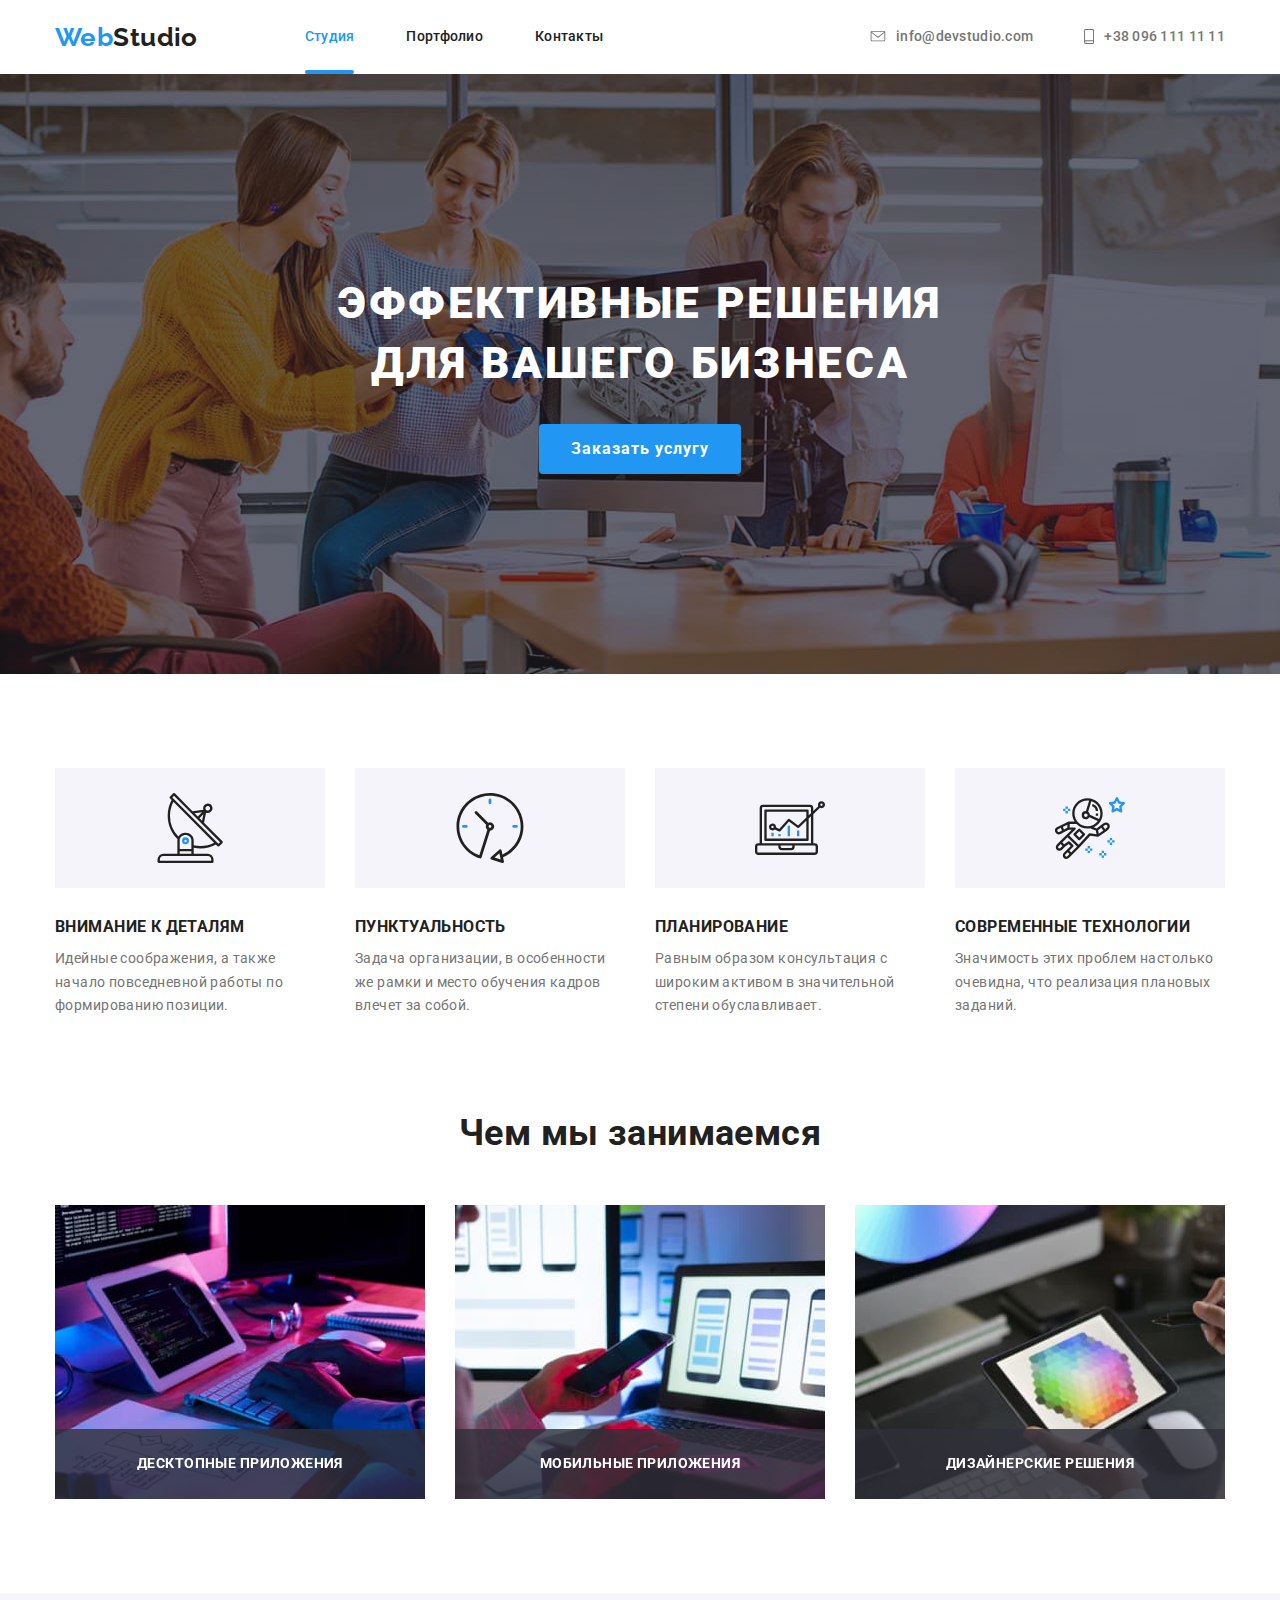
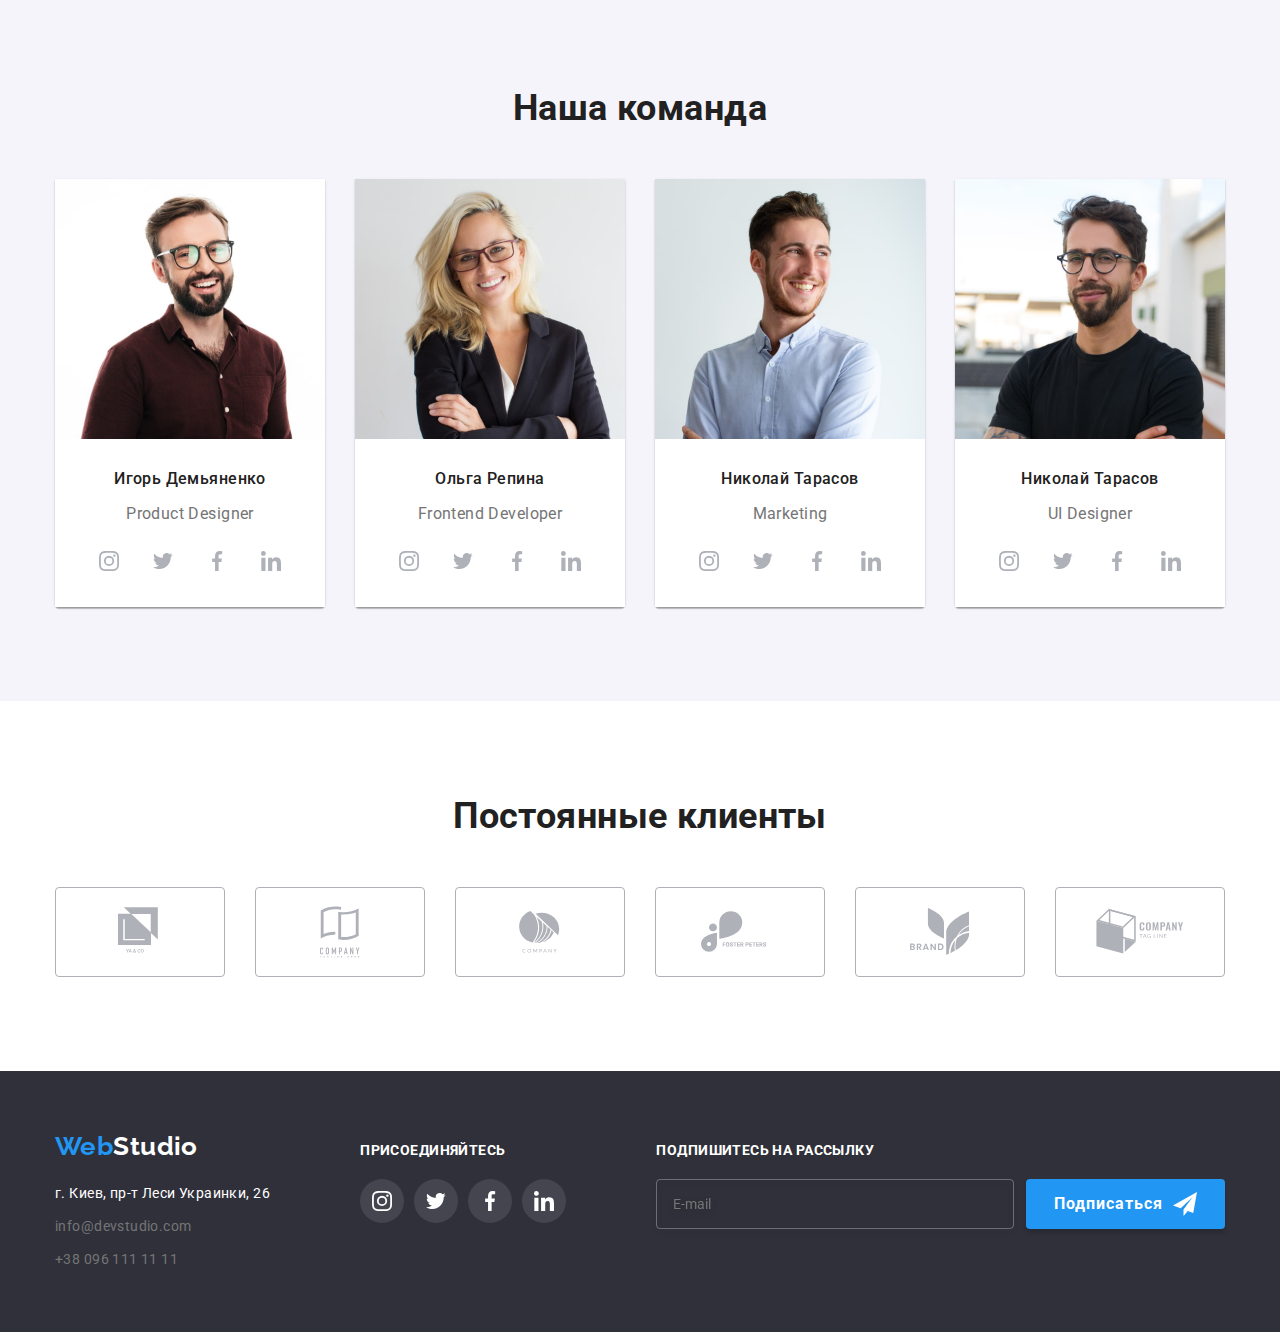
<file: index.html>
<!DOCTYPE html>
<html lang="ru">
  <head>
    <meta charset="UTF-8" />
    <meta name="viewport" content="width=device-width, initial-scale=1.0" />
    <title>Homework/07</title>
    <link
      href="https://fonts.googleapis.com/css2?family=Raleway:wght@700&family=Roboto:wght@400;500;700;900&display=swap"
      rel="stylesheet"
    />
    <link
      rel="stylesheet"
      href="https://cdnjs.cloudflare.com/ajax/libs/modern-normalize/0.7.0/modern-normalize.min.css"
    />
    <link rel="stylesheet" href="./css/common.min.css" />
    <link rel="stylesheet" href="./css/main.min.css" />
  </head>

  <body>
    <!-- Хэдер -->
    <header>
      <div class="container flex-container">
        <nav class="flex-container">
          <a href="./index.html" class="logo">
            <span class="logo-primary">Web</span>Studio
          </a>

          <ul class="site-nav">
            <li class="item"><a href="" class="current">Студия</a></li>
            <li class="item">
              <a href="./portfolio.html">Портфолио</a>
            </li>
            <li class="item"><a href="">Контакты</a></li>
          </ul>
        </nav>

        <ul class="site-address list">
          <li class="address-item">
            <a href="mailto:info@devstudio.com" class="link">
              <svg class="icon-address" width="16" height="11">
                <use href="./images/svg/sprite.svg#icon-letter"></use>
              </svg>
              <span class="address-text">info@devstudio.com</span>
            </a>
          </li>
          <li class="address-item">
            <a href="tel:+380961111111" class="link"
              ><svg class="icon-address" width="10" height="15">
                <use href="./images/svg/sprite.svg#icon-phone"></use>
              </svg>
              <span class="address-text">+38 096 111 11 11</span></a
            >
          </li>
        </ul>
      </div>
    </header>

    <main>
      <!-- Герой -->
      <section class="hero">
        <div class="overlay">
          <h1 class="hero-title">Эффективные решения для вашего бизнеса</h1>
          <button class="hero-button" data-modal-open>
            Заказать услугу
          </button>
        </div>

        <!-- Модальное окно -->
        <div class="backdrop is-hidden" data-modal>
          <div class="modal">
            <form action="" class="flex-form">
              <b class="modal-title">Оставьте свои данные, мы вам перезвоним</b>

              <label for="name" class="form-field">
                <input
                  type="name"
                  name="name"
                  placeholder=" "
                  class="modal-form"
                />
                <svg width="18" height="18" class="icon-modal">
                  <use href="./images/svg/sprite.svg#icon-person"></use>
                </svg>
                <span class="modal-text">Имя</span>
              </label>

              <label for="tel" class="form-field"
                ><span class="modal-text">Телефон</span
                ><input
                  type="tel"
                  name="phone"
                  placeholder=" "
                  class="modal-form"
                />
                <svg width="18" height="18" class="icon-modal">
                  <use href="./images/svg/sprite.svg#icon-phone-modal"></use>
                </svg>
              </label>

              <label for="mail" class="form-field"
                ><span class="modal-text">Почта</span>
                <input
                  type="email"
                  name="email"
                  placeholder=" "
                  class="modal-form"
                />
                <svg width="18" height="18" class="icon-modal">
                  <use href="./images/svg/sprite.svg#icon-email"></use>
                </svg>
              </label>

              <label for="comment" class="comment form-field"
                ><span class="modal-text">Комментарий</span
                ><textarea
                  name="comment"
                  id="comment"
                  rows="8"
                  placeholder="Введите текст"
                  class="modal-form"
                ></textarea>
              </label>

              <label class="modal-form-check">
                <input type="checkbox" name="checkbox" class="checkbox" />
                <span class="icon-checkbox"></span>
                <span class="checkbox-text"
                  >Соглашаюсь с рассылкой и принимаю
                  <a href="" class="check-link">Условия договора</a></span
                >
              </label>

              <button type="submit" class="button">
                Отправить
              </button>
            </form>

            <button type="button" class="icon-modal-close" data-modal-close>
              <svg width="11" height="11" class="icon-close">
                <use href="./images/svg/sprite.svg#icon-close"></use>
              </svg>
            </button>
          </div>
        </div>
      </section>

      <!-- Наши преимущества -->
      <section class="section no-padding">
        <div class="container">
          <h2 class="visually-hidden">Наши преимущества</h2>
          <ul class="features-list">
            <li class="features-item">
              <div class="icon-features">
                <svg width="70" height="70" class="icon-feature">
                  <use href="./images/svg/sprite.svg#icon-first"></use>
                </svg>
              </div>
              <h3 class="title">Внимание к деталям</h3>
              <p class="text">
                Идейные соображения, а также начало повседневной работы по
                формированию позиции.
              </p>
            </li>

            <li class="features-item">
              <div class="icon-features">
                <svg width="70" height="70" class="icon-feature">
                  <use href="./images/svg/sprite.svg#icon-second"></use>
                </svg>
              </div>
              <h3 class="title">Пунктуальность</h3>
              <p class="text">
                Задача организации, в особенности же рамки и место обучения
                кадров влечет за собой.
              </p>
            </li>

            <li class="features-item">
              <div class="icon-features">
                <svg width="70" height="70" class="icon-feature">
                  <use href="./images/svg/sprite.svg#icon-third"></use>
                </svg>
              </div>
              <h3 class="title">Планирование</h3>
              <p class="text">
                Равным образом консультация с широким активом в значительной
                степени обуславливает.
              </p>
            </li>

            <li class="features-item">
              <div class="icon-features">
                <svg width="70" height="70" class="icon-feature">
                  <use href="./images/svg/sprite.svg#icon-four"></use>
                </svg>
              </div>
              <h3 class="title">Современные технологии</h3>
              <p class="text">
                Значимость этих проблем настолько очевидна, что реализация
                плановых заданий.
              </p>
            </li>
          </ul>
        </div>
      </section>

      <!-- Чем мы занимаемся -->
      <section class="section">
        <div class="container">
          <h2 class="section-title">Чем мы занимаемся</h2>

          <ul class="work-list">
            <li class="work-item">
              <a href="">
                <img
                  src="./images/section-img/ipad.jpg"
                  alt="ноутбук"
                  width="370"
                />
                <p class="work-subtitle">Десктопные приложения</p>
              </a>
            </li>

            <li class="work-item">
              <a href="">
                <img
                  src="./images/section-img/mobile.jpg"
                  alt="мобильный телефон"
                  width="370"
                />
                <p class="work-subtitle">Мобильные приложения</p>
              </a>
            </li>

            <li class="work-item">
              <a href="">
                <img
                  src="./images/section-img/ipad-2.jpg"
                  alt="монитор"
                  width="370"
                />
                <p class="work-subtitle">Дизайнерские решения</p>
              </a>
            </li>
          </ul>
        </div>
      </section>

      <!-- Наша команда -->
      <section class="section team-bgc">
        <div class="container">
          <h2 class="section-title">Наша команда</h2>
          <ul class="team-list">
            <li class="team-item">
              <img
                src="./images/team/team-1.jpg"
                alt="первый член команды"
                width="270"
              />
              <div class="team-description">
                <h3 class="team-title">Игорь Демьяненко</h3>
                <p class="team-ocupation">Product Designer</p>

                <ul class="team-socials">
                  <li class="team-icon">
                    <a href="" aria-label="instagram" class="social-icon">
                      <svg class="icon">
                        <use
                          href="./images/svg/sprite.svg#icon-instagram"
                        ></use>
                      </svg>
                    </a>
                  </li>

                  <li class="team-icon">
                    <a href="" aria-label="twitter" class="social-icon">
                      <svg class="icon">
                        <use href="./images/svg/sprite.svg#icon-twitter"></use>
                      </svg>
                    </a>
                  </li>

                  <li class="team-icon">
                    <a href="" aria-label="facebook" class="social-icon">
                      <svg class="icon">
                        <use href="./images/svg/sprite.svg#icon-facebook"></use>
                      </svg>
                    </a>
                  </li>

                  <li class="team-icon">
                    <a href="" aria-label="linkedIn" class="social-icon">
                      <svg class="icon">
                        <use href="./images/svg/sprite.svg#icon-linkedin"></use>
                      </svg>
                    </a>
                  </li>
                </ul>
              </div>
            </li>

            <li class="team-item">
              <img
                src="./images/team/team-2.jpg"
                alt="второй член команды"
                width="270"
              />
              <div class="team-description">
                <h3 class="team-title">Ольга Репина</h3>
                <p class="team-ocupation">Frontend Developer</p>

                <ul class="team-socials">
                  <li class="team-icon">
                    <a href="" aria-label="instagram" class="social-icon">
                      <svg class="icon">
                        <use
                          href="./images/svg/sprite.svg#icon-instagram"
                        ></use>
                      </svg>
                    </a>
                  </li>

                  <li class="team-icon">
                    <a href="" aria-label="twitter" class="social-icon">
                      <svg class="icon">
                        <use href="./images/svg/sprite.svg#icon-twitter"></use>
                      </svg>
                    </a>
                  </li>

                  <li class="team-icon">
                    <a href="" aria-label="facebook" class="social-icon">
                      <svg class="icon">
                        <use href="./images/svg/sprite.svg#icon-facebook"></use>
                      </svg>
                    </a>
                  </li>

                  <li class="team-icon">
                    <a href="" aria-label="linkedIn" class="social-icon">
                      <svg class="icon">
                        <use href="./images/svg/sprite.svg#icon-linkedin"></use>
                      </svg>
                    </a>
                  </li>
                </ul>
              </div>
            </li>

            <li class="team-item">
              <img
                src="./images/team/team-3.jpg"
                alt="третий член команды"
                width="270"
              />
              <div class="team-description">
                <h3 class="team-title">Николай Тарасов</h3>
                <p class="team-ocupation">Marketing</p>

                <ul class="team-socials">
                  <li class="team-icon">
                    <a href="" aria-label="instagram" class="social-icon">
                      <svg class="icon">
                        <use
                          href="./images/svg/sprite.svg#icon-instagram"
                        ></use>
                      </svg>
                    </a>
                  </li>

                  <li class="team-icon">
                    <a href="" aria-label="twitter" class="social-icon">
                      <svg class="icon">
                        <use href="./images/svg/sprite.svg#icon-twitter"></use>
                      </svg>
                    </a>
                  </li>

                  <li class="team-icon">
                    <a href="" aria-label="facebook" class="social-icon">
                      <svg class="icon">
                        <use href="./images/svg/sprite.svg#icon-facebook"></use>
                      </svg>
                    </a>
                  </li>

                  <li class="team-icon">
                    <a href="" aria-label="linkedIn" class="social-icon">
                      <svg class="icon">
                        <use href="./images/svg/sprite.svg#icon-linkedin"></use>
                      </svg>
                    </a>
                  </li>
                </ul>
              </div>
            </li>

            <li class="team-item">
              <img
                src="./images/team/team-4.jpg"
                alt="четвертый член команды"
                width="270"
              />
              <div class="team-description">
                <h3 class="team-title">Николай Тарасов</h3>
                <p class="team-ocupation">UI Designer</p>

                <ul class="team-socials">
                  <li class="team-icon">
                    <a href="" aria-label="instagram" class="social-icon">
                      <svg class="icon">
                        <use
                          href="./images/svg/sprite.svg#icon-instagram"
                        ></use>
                      </svg>
                    </a>
                  </li>

                  <li class="team-icon">
                    <a href="" aria-label="twitter" class="social-icon">
                      <svg class="icon">
                        <use href="./images/svg/sprite.svg#icon-twitter"></use>
                      </svg>
                    </a>
                  </li>

                  <li class="team-icon">
                    <a href="" aria-label="facebook" class="social-icon">
                      <svg class="icon">
                        <use href="./images/svg/sprite.svg#icon-facebook"></use>
                      </svg>
                    </a>
                  </li>

                  <li class="team-icon">
                    <a href="" aria-label="linkedIn" class="social-icon">
                      <svg class="icon">
                        <use href="./images/svg/sprite.svg#icon-linkedin"></use>
                      </svg>
                    </a>
                  </li>
                </ul>
              </div>
            </li>
          </ul>
        </div>
      </section>

      <!-- Постоянные клиенты -->
      <section class="section">
        <div class="container">
          <h2 class="section-title">Постоянные клиенты</h2>

          <ul class="clients-list">
            <li class="clients-item">
              <a href="" aria-label="first-company" class="client-company">
                <svg width="44" height="49" class="client-icon">
                  <use href="./images/svg/sprite.svg#icon-logo-1"></use>
                </svg>
              </a>
            </li>

            <li class="clients-item">
              <a href="" aria-label="second-company" class="client-company">
                <svg width="40" height="52" class="client-icon">
                  <use href="./images/svg/sprite.svg#icon-logo-2"></use>
                </svg>
              </a>
            </li>

            <li class="clients-item">
              <a href="" aria-label="third-company" class="client-company">
                <svg width="41" height="42" class="client-icon">
                  <use href="./images/svg/sprite.svg#icon-logo-3"></use>
                </svg>
              </a>
            </li>

            <li class="clients-item">
              <a href="" aria-label="fourth-company" class="client-company">
                <svg width="78" height="42" class="client-icon">
                  <use href="./images/svg/sprite.svg#icon-logo-4"></use>
                </svg>
              </a>
            </li>

            <li class="clients-item">
              <a href="" aria-label="fifth-company" class="client-company">
                <svg width="59" height="47" class="client-icon">
                  <use href="./images/svg/sprite.svg#icon-logo-5"></use>
                </svg>
              </a>
            </li>

            <li class="clients-item">
              <a href="" aria-label="sixth-company" class="client-company">
                <svg width="88" height="45" class="client-icon">
                  <use href="./images/svg/sprite.svg#icon-logo-6"></use>
                </svg>
              </a>
            </li>
          </ul>
        </div>
      </section>

      <!-- Футер -->
      <footer>
        <div class="container flex-footer">
          <div>
            <a href="./index.html" class="logo inverse">
              <span class="logo-primary">Web</span>Studio
            </a>
            <address class="footer-address">
              <a href="" class="address color-white"
                >г. Киев, пр-т Леси Украинки, 26</a
              >
              <a href="mailto:info@devstudio.com" class="address"
                >info@devstudio.com</a
              >
              <a href="tel:+380961111111" class="address">+38 096 111 11 11</a>
            </address>
          </div>

          <div class="join-container">
            <b class="join">Присоединяйтесь</b>
            <ul class="socials-list">
              <li class="social-item">
                <a href="" aria-label="instagram" class="social-icon">
                  <svg class="icon-join">
                    <use href="./images/svg/sprite.svg#icon-instagram"></use>
                  </svg>
                </a>
              </li>
              <li class="social-item">
                <a href="" aria-label="twitter" class="social-icon">
                  <svg class="icon-join">
                    <use href="./images/svg/sprite.svg#icon-twitter"></use>
                  </svg>
                </a>
              </li>
              <li class="social-item">
                <a href="" aria-label="facebook" class="social-icon">
                  <svg class="icon-join">
                    <use href="./images/svg/sprite.svg#icon-facebook"></use>
                  </svg>
                </a>
              </li>
              <li class="social-item">
                <a href="" aria-label="linkedin" class="social-icon">
                  <svg class="icon-join">
                    <use href="./images/svg/sprite.svg#icon-linkedin"></use>
                  </svg>
                </a>
              </li>
            </ul>
          </div>

          <div class="auth-container">
            <form action="">
              <b class="auth">Подпишитесь на рассылку</b>
              <div class="flex-wrap">
                <input
                  type="email"
                  name="email"
                  placeholder="E-mail"
                  class="email-button"
                />
                <button type="submit" class="button">
                  Подписаться
                  <svg class="icon-send">
                    <use href="./images/svg/sprite.svg#icon-telegram"></use>
                  </svg>
                </button>
              </div>
            </form>
          </div>
        </div>
      </footer>
    </main>
    <script src="./js/modal.js"></script>
  </body>
</html>
</file>
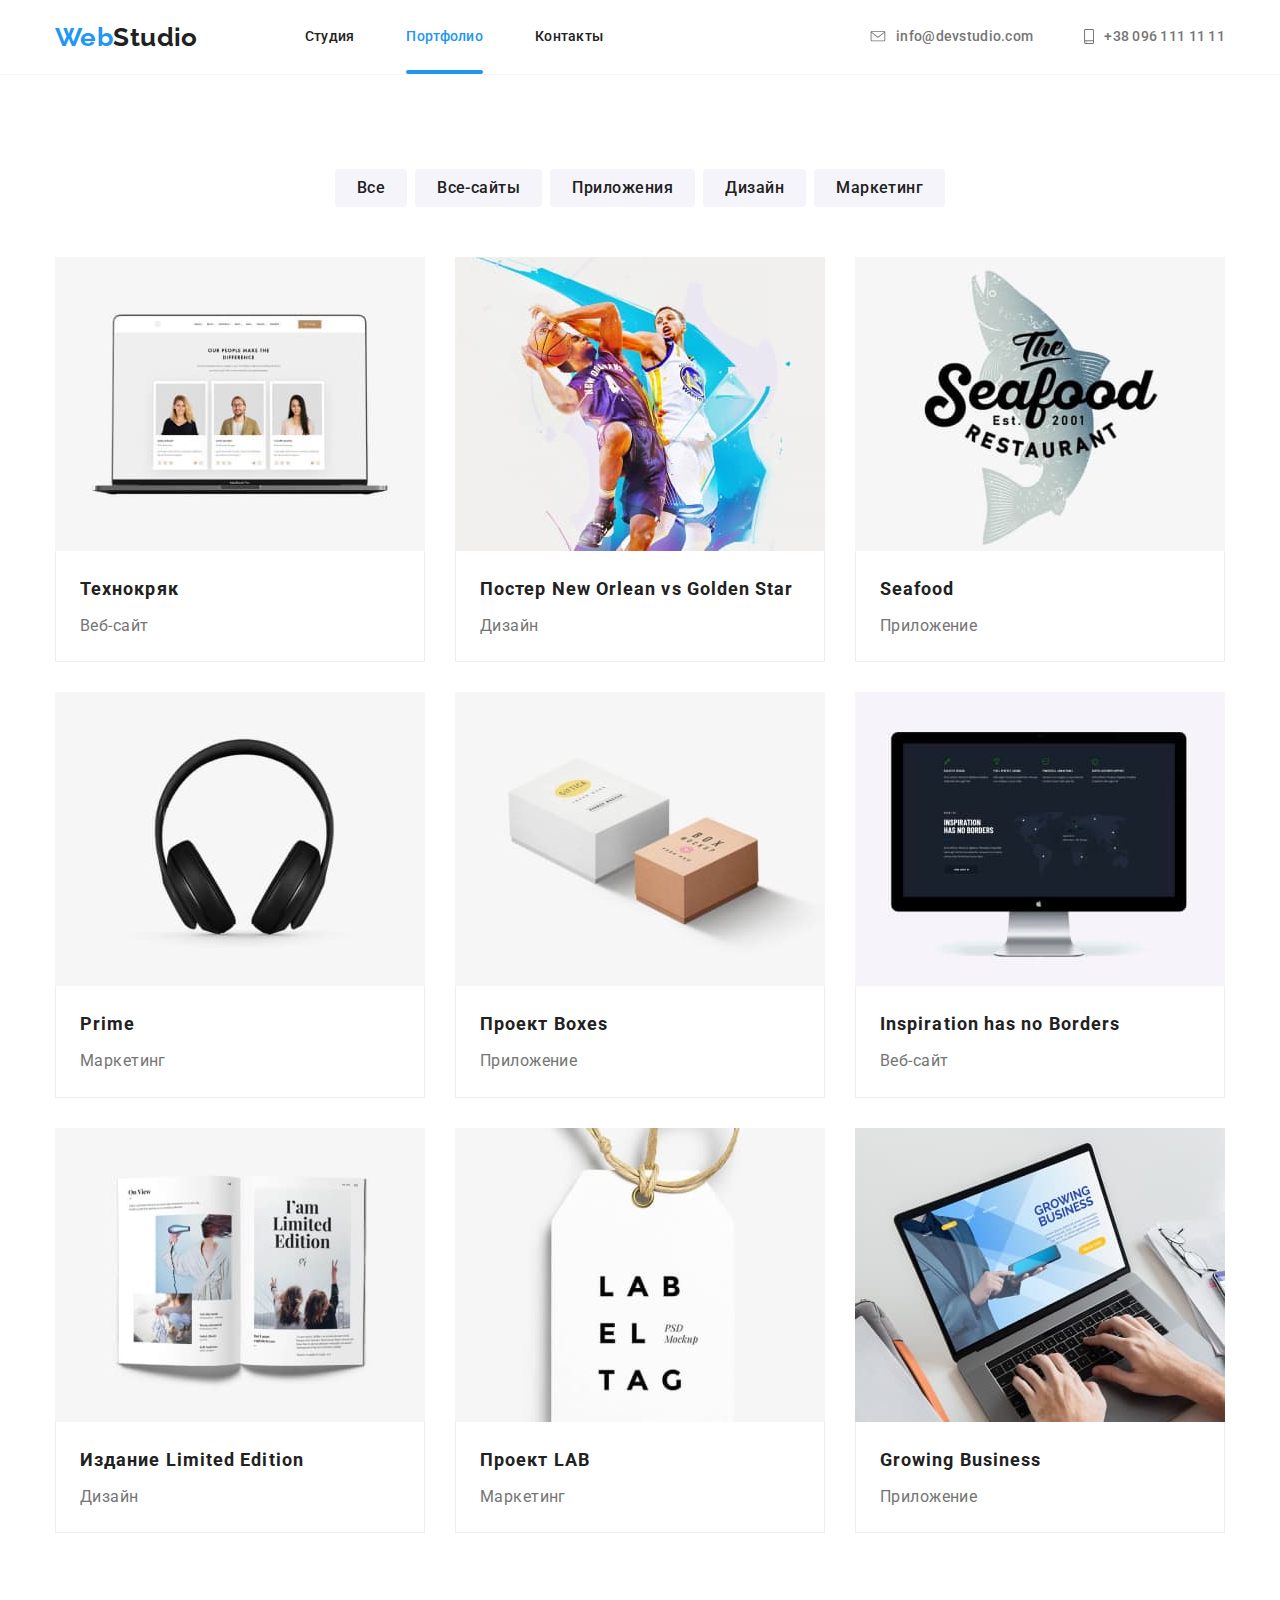
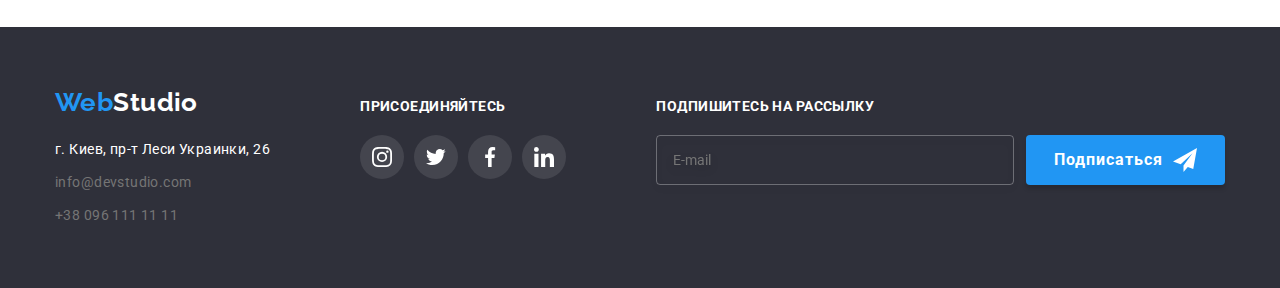
<file: portfolio.html>
<!DOCTYPE html>
<html lang="ru">
  <head>
    <meta charset="UTF-8" />
    <meta name="viewport" content="width=device-width, initial-scale=1.0" />
    <title>Homework/07</title>
    <link
      href="https://fonts.googleapis.com/css2?family=Raleway:wght@700&family=Roboto:wght@400;500;700;900&display=swap"
      rel="stylesheet"
    />
    <link
      rel="stylesheet"
      href="https://cdnjs.cloudflare.com/ajax/libs/modern-normalize/0.7.0/modern-normalize.min.css"
    />
    <link rel="stylesheet" href="./css/common.min.css" />
    <link rel="stylesheet" href="./css/portfolio.min.css" />
  </head>

  <body>
    <!-- Шапка сайта -->
    <header class="header-border">
      <div class="container flex-container">
        <nav class="flex-container">
          <a href="./index.html" class="logo">
            <span class="logo-primary">Web</span>Studio
          </a>

          <ul class="site-nav">
            <li class="item"><a href="./index.html">Студия</a></li>
            <li class="item">
              <a href="./portfolio.html" class="current">Портфолио</a>
            </li>
            <li class="item"><a href="">Контакты</a></li>
          </ul>
        </nav>

        <ul class="site-address">
          <li class="address-item">
            <a href="mailto:info@devstudio.com" class="icon-letter"
              ><svg class="icon-address" width="16" height="11">
                <use href="./images/svg/sprite.svg#icon-letter"></use>
              </svg>
              <span class="address-text">
                info@devstudio.com
              </span>
            </a>
          </li>
          <li class="address-item">
            <a href="tel:+380961111111" class="icon-tel"
              ><svg class="icon-address" width="10" height="15">
                <use href="./images/svg/sprite.svg#icon-phone"></use>
              </svg>
              <span class="address-text">
                +38 096 111 11 11
              </span></a
            >
          </li>
        </ul>
      </div>
    </header>

    <main>
      <section class="section container">
        <h1 class="visually-hidden">Портфолио</h1>
        <ul class="filter-list">
          <li class="filter-item">
            <button type="button" class="filter-button">Все</button>
          </li>
          <li class="filter-item">
            <button type="button" class="filter-button">Все-сайты</button>
          </li>
          <li class="filter-item">
            <button type="button" class="filter-button">Приложения</button>
          </li>
          <li class="filter-item">
            <button type="button" class="filter-button">Дизайн</button>
          </li>
          <li>
            <button type="button" class="filter-button">Маркетинг</button>
          </li>
        </ul>

        <ul class="portfolio-list">
          <li class="portfolio-item">
            <a href="" class="portfolio-card">
              <div class="link-text">
                <img
                  src="./images/portfolio/laptop.jpg"
                  alt="лэптоп"
                  width="370"
                />
                <p class="portfolio-text">
                  Технокряк это современная площадка распространения
                  коронавируса. Компании используют эту платформу для цифрового
                  шпионажа и атак на защищённые сервера конкурентов.
                </p>
              </div>
              <div class="portfolio-description">
                <h2 class="portfolio-title">Технокряк</h2>
                <p class="portfolio-work">Веб-сайт</p>
              </div>
            </a>
          </li>

          <li class="portfolio-item">
            <a href="" class="portfolio-card">
              <div class="link-text">
                <img
                  src="./images/portfolio/backetball.jpg"
                  alt="баскетбол"
                  width="370"
                />
                <p class="portfolio-text">
                  Технокряк это современная площадка распространения
                  коронавируса. Компании используют эту платформу для цифрового
                  шпионажа и атак на защищённые сервера конкурентов.
                </p>
              </div>

              <div class="portfolio-description">
                <h2 class="portfolio-title">
                  Постер New Orlean vs Golden Star
                </h2>
                <p class="portfolio-work">Дизайн</p>
              </div>
            </a>
          </li>

          <li class="portfolio-item">
            <a href="" class="portfolio-card">
              <div class="link-text">
                <img
                  src="./images/portfolio/seafood.jpg"
                  alt="эмблема"
                  width="370"
                />
                <p class="portfolio-text">
                  Технокряк это современная площадка распространения
                  коронавируса. Компании используют эту платформу для цифрового
                  шпионажа и атак на защищённые сервера конкурентов.
                </p>
              </div>
              <div class="portfolio-description">
                <h2 class="portfolio-title">Seafood</h2>
                <p class="portfolio-work">Приложение</p>
              </div>
            </a>
          </li>

          <li class="portfolio-item">
            <a href="" class="portfolio-card">
              <div class="link-text">
                <img
                  src="./images/portfolio/headphones.jpg"
                  alt="наушники"
                  width="370"
                />
                <p class="portfolio-text">
                  Технокряк это современная площадка распространения
                  коронавируса. Компании используют эту платформу для цифрового
                  шпионажа и атак на защищённые сервера конкурентов.
                </p>
              </div>
              <div class="portfolio-description">
                <h2 class="portfolio-title">Prime</h2>
                <p class="portfolio-work">Маркетинг</p>
              </div>
            </a>
          </li>

          <li class="portfolio-item">
            <a href="" class="portfolio-card">
              <div class="link-text">
                <img
                  src="./images/portfolio/two-boxes.jpg"
                  alt="коробки"
                  width="370"
                />
                <p class="portfolio-text">
                  Технокряк это современная площадка распространения
                  коронавируса. Компании используют эту платформу для цифрового
                  шпионажа и атак на защищённые сервера конкурентов.
                </p>
              </div>
              <div class="portfolio-description">
                <h2 class="portfolio-title">Проект Boxes</h2>
                <p class="portfolio-work">Приложение</p>
              </div>
            </a>
          </li>

          <li class="portfolio-item">
            <a href="" class="portfolio-card">
              <div class="link-text">
                <img
                  src="./images/portfolio/comp.jpg"
                  alt="монитор"
                  width="370"
                />
                <p class="portfolio-text">
                  Технокряк это современная площадка распространения
                  коронавируса. Компании используют эту платформу для цифрового
                  шпионажа и атак на защищённые сервера конкурентов.
                </p>
              </div>
              <div class="portfolio-description">
                <h2 class="portfolio-title">Inspiration has no Borders</h2>
                <p class="portfolio-work">Веб-сайт</p>
              </div>
            </a>
          </li>

          <li class="portfolio-item">
            <a href="" class="portfolio-card">
              <div class="link-text">
                <img
                  src="./images/portfolio/book.jpg"
                  alt="книга"
                  width="370"
                />
                <p class="portfolio-text">
                  Технокряк это современная площадка распространения
                  коронавируса. Компании используют эту платформу для цифрового
                  шпионажа и атак на защищённые сервера конкурентов.
                </p>
              </div>
              <div class="portfolio-description">
                <h2 class="portfolio-title">Издание Limited Edition</h2>
                <p class="portfolio-work">Дизайн</p>
              </div>
            </a>
          </li>

          <li class="portfolio-item">
            <a href="" class="portfolio-card">
              <div class="link-text">
                <img
                  src="./images/portfolio/label.jpg"
                  alt="брэнд"
                  width="370"
                />
                <p class="portfolio-text">
                  Технокряк это современная площадка распространения
                  коронавируса. Компании используют эту платформу для цифрового
                  шпионажа и атак на защищённые сервера конкурентов.
                </p>
              </div>
              <div class="portfolio-description">
                <h2 class="portfolio-title">Проект LAB</h2>
                <p class="portfolio-work">Маркетинг</p>
              </div>
            </a>
          </li>

          <li class="portfolio-item">
            <a href="" class="portfolio-card">
              <div class="link-text">
                <img
                  src="./images/portfolio/laptop-second.jpg"
                  alt="компьютер"
                  width="370"
                />
                <p class="portfolio-text">
                  Технокряк это современная площадка распространения
                  коронавируса. Компании используют эту платформу для цифрового
                  шпионажа и атак на защищённые сервера конкурентов.
                </p>
              </div>
              <div class="portfolio-description">
                <h2 class="portfolio-title">Growing Business</h2>
                <p class="portfolio-work">Приложение</p>
              </div>
            </a>
          </li>
        </ul>
      </section>
    </main>

    <!-- Футер -->
    <footer>
      <div class="container flex-footer">
        <div>
          <a href="./index.html" class="logo inverse">
            <span class="logo-primary">Web</span>Studio
          </a>
          <address class="footer-address">
            <a href="" class="address color-white"
              >г. Киев, пр-т Леси Украинки, 26</a
            >
            <a href="mailto:info@devstudio.com" class="address"
              >info@devstudio.com</a
            >
            <a href="tel:+380961111111" class="address">+38 096 111 11 11</a>
          </address>
        </div>

        <div class="join-container">
          <b class="join">Присоединяйтесь</b>
          <ul class="socials-list">
            <li class="social-item">
              <a href="" aria-label="instagram" class="social-icon">
                <svg class="icon-join">
                  <use href="./images/svg/sprite.svg#icon-instagram"></use>
                </svg>
              </a>
            </li>
            <li class="social-item">
              <a href="" aria-label="twitter" class="social-icon">
                <svg class="icon-join">
                  <use href="./images/svg/sprite.svg#icon-twitter"></use>
                </svg>
              </a>
            </li>
            <li class="social-item">
              <a href="" aria-label="facebook" class="social-icon">
                <svg class="icon-join">
                  <use href="./images/svg/sprite.svg#icon-facebook"></use>
                </svg>
              </a>
            </li>
            <li class="social-item">
              <a href="" aria-label="linkedin" class="social-icon">
                <svg class="icon-join">
                  <use href="./images/svg/sprite.svg#icon-linkedin"></use>
                </svg>
              </a>
            </li>
          </ul>
        </div>

        <div class="auth-container">
          <form action="">
            <b class="auth">Подпишитесь на рассылку</b>
            <div class="flex-wrap">
              <input
                type="email"
                name="email"
                placeholder="E-mail"
                class="email-button"
              />
              <button type="submit" class="button">
                Подписаться
                <svg class="icon-send">
                  <use href="./images/svg/sprite.svg#icon-telegram"></use>
                </svg>
              </button>
            </div>
          </form>
        </div>
      </div>
    </footer>
  </body>
</html>
</file>
<file: css/common.min.css>
.site-nav,.site-address,.socials-list{list-style:none;margin:0;padding:0}.flex-container .logo,.site-nav .item a,.address-item a,.flex-footer a,.social-item>.social-icon{text-decoration:none;display:block}.address-item a,.social-item>.social-icon{display:-webkit-box;display:-ms-flexbox;display:flex;-webkit-box-pack:center;-ms-flex-pack:center;justify-content:center;-webkit-box-align:center;-ms-flex-align:center;align-items:center}html{-webkit-box-sizing:border-box;box-sizing:border-box}*,*::before,*::after{-webkit-box-sizing:inherit;box-sizing:inherit}body{background-color:#fff;color:#757575;font-family:Roboto,sans-serif;font-size:14px;line-height:1.14;letter-spacing:.03em}img{display:block;max-width:100%;height:auto}footer{background-color:#2f303a}.container{max-width:1200px;padding-left:15px;padding-right:15px;margin-left:auto;margin-right:auto}.flex-container{display:-webkit-box;display:-ms-flexbox;display:flex;-webkit-box-align:center;-ms-flex-align:center;align-items:center}.logo{margin-right:107px;color:#212121;font-family:Raleway,sans-serif;font-weight:700;font-size:26px;line-height:1.19}.logo .logo-primary{color:#2196f3}.flex-container .logo{-webkit-animation:logo-appear 350ms linear;animation:logo-appear 350ms linear}@-webkit-keyframes logo-appear{0%{-webkit-transform:scale(0);transform:scale(0)}100%{-webkit-transform:scale(100%);transform:scale(100%)}}@keyframes logo-appear{0%{-webkit-transform:scale(0);transform:scale(0)}100%{-webkit-transform:scale(100%);transform:scale(100%)}}.site-nav{display:-webkit-box;display:-ms-flexbox;display:flex;font-weight:500;letter-spacing:0.02em}.site-nav .item:not(:last-child){margin-right:52px}.site-nav .item a{display:block;padding-top:29px;padding-bottom:29px;color:#212121;-webkit-transition:color 250ms cubic-bezier(0.4, 0, 0.2, 1);transition:color 250ms cubic-bezier(0.4, 0, 0.2, 1)}.item a.current{color:#2196f3}.site-nav a:hover,.site-nav a:focus{color:#2196f3}.site-nav .item{position:relative}.item .current::after{position:absolute;bottom:0;content:'';display:block;width:100%;height:4px;border-radius:2px;background-color:#2196f3}.site-address{display:-webkit-box;display:-ms-flexbox;display:flex;margin-left:auto;font-weight:500;letter-spacing:0.02em}.site-address a{color:#757575;-webkit-transition:color 250ms cubic-bezier(0.4, 0, 0.2, 1);transition:color 250ms cubic-bezier(0.4, 0, 0.2, 1)}.icon-address{display:block;margin:0;margin-right:10px;fill:currentColor;-webkit-transition:fill 250ms cubic-bezier(0.4, 0, 0.2, 1);transition:fill 250ms cubic-bezier(0.4, 0, 0.2, 1)}.site-address .address-item:not(:last-child){margin-right:51px}.site-address a:hover,.site-address a:focus{color:#2196f3}.container.flex-footer{padding-top:60px;padding-bottom:60px}.flex-footer{display:-webkit-box;display:-ms-flexbox;display:flex;-webkit-box-pack:justify;-ms-flex-pack:justify;justify-content:space-between;-webkit-box-align:baseline;-ms-flex-align:baseline;align-items:baseline}.logo.inverse{display:inline-block;margin-bottom:20px;margin-right:0;color:#fff}.footer-address{color:#fff;font-style:normal;line-height:1.71}.footer-address .address{display:-webkit-box;display:-ms-flexbox;display:flex;-webkit-box-orient:vertical;-webkit-box-direction:normal;-ms-flex-direction:column;flex-direction:column}.address.color-white{color:#fff}.address{display:inline-block;color:#757575;-webkit-transition:color 250ms cubic-bezier(0.4, 0, 0.2, 1);transition:color 250ms cubic-bezier(0.4, 0, 0.2, 1)}.address:not(:last-child){margin-bottom:9px}.address:hover,.address:focus{color:#2196f3}.join-container>.join{display:block;margin-bottom:20px;color:#fff;font-weight:700;text-transform:uppercase}.socials-list{display:-webkit-box;display:-ms-flexbox;display:flex}.socials-list .social-icon:hover,.socials-list .social-icon:focus{background-color:#2196f3}.socials-list>.social-item:not(:last-child){margin-right:10px}.social-item>.social-icon{width:44px;height:44px;border-radius:50%;background-color:rgba(255,255,255,0.1);-webkit-transition:background-color 250ms cubic-bezier(0.4, 0, 0.2, 1);transition:background-color 250ms cubic-bezier(0.4, 0, 0.2, 1)}.social-item>.social-icon .icon-join{fill:#fff;width:20px;height:20px}.auth-container .auth{display:block;margin-bottom:20px;color:#fff;font-weight:700;text-transform:uppercase}.flex-wrap{display:-webkit-box;display:-ms-flexbox;display:flex}.email-button{width:358px;height:50px;padding:15px 16px;margin:0;margin-right:12px;border:1px solid rgba(255,255,255,0.3);border-radius:4px;color:#fff;-webkit-filter:drop-shadow(0px 4px 4px rgba(0,0,0,0.15));filter:drop-shadow(0px 4px 4px rgba(0,0,0,0.15));background-color:transparent}.button{display:-webkit-inline-box;display:-ms-inline-flexbox;display:inline-flex;-webkit-box-align:center;-ms-flex-align:center;align-items:center;border:none;border-radius:4px;padding:10px 28px;margin:0;color:#fff;background-color:#2196f3;-webkit-box-shadow:0px 4px 4px rgba(0,0,0,0.15);box-shadow:0px 4px 4px rgba(0,0,0,0.15);font-family:inherit;font-weight:700;font-size:16px;line-height:1.87;letter-spacing:0.06em;cursor:pointer}.button .icon-send{margin-left:10px;width:24px;height:24px}
/*# sourceMappingURL=common.min.css.map */
</file>
<file: css/main.min.css>
.section.no-padding h2{position:absolute;width:1px;height:1px;margin:-1px;border:0;padding:0;clip:rect(0 0 0 0);overflow:hidden}.features-list,.work-list,.team-list,.team-socials,.clients-list{list-style:none;margin:0;padding:0}.work-item a,.team-icon .social-icon,.client-company{text-decoration:none;display:block}.overlay,.modal-form-check,.icon-features,.team-icon .social-icon,.client-company{display:-webkit-box;display:-ms-flexbox;display:flex;-webkit-box-pack:center;-ms-flex-pack:center;justify-content:center;-webkit-box-align:center;-ms-flex-align:center;align-items:center}html{-webkit-box-sizing:border-box;box-sizing:border-box}*,*::before,*::after{-webkit-box-sizing:inherit;box-sizing:inherit}body{background-color:#fff;color:#757575;font-family:Roboto,sans-serif;font-size:14px;line-height:1.14;letter-spacing:.03em}img{display:block;max-width:100%;height:auto}footer{background-color:#2f303a}.container{max-width:1200px;padding-left:15px;padding-right:15px;margin-left:auto;margin-right:auto}.flex-container{display:-webkit-box;display:-ms-flexbox;display:flex;-webkit-box-align:center;-ms-flex-align:center;align-items:center}.overlay{-webkit-box-orient:vertical;-webkit-box-direction:normal;-ms-flex-direction:column;flex-direction:column;max-width:1600px;height:600px;margin-left:auto;margin-right:auto;text-align:center;background-image:-webkit-gradient(linear, left top, right top, from(rgba(47,48,58,0.4)), to(rgba(47,48,58,0.4))),url("../images/overlay/overlay.jpg");background-image:linear-gradient(to right, rgba(47,48,58,0.4), rgba(47,48,58,0.4)),url("../images/overlay/overlay.jpg");background-position:center}.overlay .hero-title{width:696px;margin-top:0;margin-bottom:30px;margin-left:auto;margin-right:auto;text-transform:uppercase;color:#fff;font-weight:900;font-size:44px;line-height:1.36;letter-spacing:0.06em}.hero-button{display:inline-block;border:none;border-radius:4px;min-width:136px;padding:10px 32px;margin:0;color:#fff;background-color:#2196f3;font-weight:700;font-size:16px;line-height:1.87;letter-spacing:0.06em;cursor:pointer}.backdrop{position:fixed;top:0;left:0;width:100%;height:100%;background-color:rgba(0,0,0,0.2);opacity:1;-webkit-transition:opacity 250ms cubic-bezier(0.4, 0, 0.2, 1);transition:opacity 250ms cubic-bezier(0.4, 0, 0.2, 1)}.backdrop.is-hidden{opacity:0;pointer-events:none}.backdrop.is-hidden .modal{-webkit-transform:translateX(-50%) scale(0.9);transform:translateX(-50%) scale(0.9)}.modal{position:absolute;top:221px;left:50%;-webkit-transform:translateX(-50%);transform:translateX(-50%);min-width:528px;min-height:581px;padding:40px 40px;border-radius:4px;background-color:#fff;-webkit-box-shadow:0px 1px 3px rgba(0,0,0,0.12),0px 1px 1px rgba(0,0,0,0.14),0px 2px 1px rgba(0,0,0,0.2);box-shadow:0px 1px 3px rgba(0,0,0,0.12),0px 1px 1px rgba(0,0,0,0.14),0px 2px 1px rgba(0,0,0,0.2);-webkit-transform:translateX(-50%) scale(1);transform:translateX(-50%) scale(1);-webkit-transition:-webkit-transform 250ms transition-timing-function;transition:-webkit-transform 250ms transition-timing-function;transition:transform 250ms transition-timing-function;transition:transform 250ms transition-timing-function, -webkit-transform 250ms transition-timing-function}.modal .button{display:block;padding:10px 55px;margin:0 auto}.flex-form{display:-webkit-box;display:-ms-flexbox;display:flex;-webkit-box-orient:vertical;-webkit-box-direction:normal;-ms-flex-direction:column;flex-direction:column}.flex-form .modal-title{display:block;font-size:20px;line-height:1.15;font-weight:700;text-align:center;color:#212121;margin-bottom:30px}.modal-form{display:block;width:100%;border:none;padding:12px;padding-left:42px;border:1px solid rgba(33,33,33,0.2);border-radius:4px;-webkit-transition:border 250ms cubic-bezier(0.4, 0, 0.2, 1);transition:border 250ms cubic-bezier(0.4, 0, 0.2, 1)}.modal-form:focus{border:2px solid #2196f3;border-radius:4px;outline:none}.modal-form+.icon-modal{color:#212121;-webkit-transition:color 250ms cubic-bezier(0.4, 0, 0.2, 1);transition:color 250ms cubic-bezier(0.4, 0, 0.2, 1)}.modal-form:not(:placeholder-shown)+.icon-modal{color:#2196f3}.form-field{position:relative;margin-bottom:28px}.form-field:focus-within>.icon-modal{color:#2196f3}.form-field .modal-text{position:absolute;top:-16px;left:0;font-size:12px;line-height:1.16;letter-spacing:0.01em;color:#757575}.icon-modal{position:absolute;top:50%;left:16px;-webkit-transform:translateY(-50%);transform:translateY(-50%);width:18px;height:18px;fill:currentColor}.comment .modal-form{padding:12px 16px;margin:0;font-weight:normal;font-size:12px;line-height:1.16;letter-spacing:0.01em;resize:none}.comment.form-field{margin-bottom:20px}.comment .modal-form::-webkit-input-placeholder{color:rgba(117,117,117,0.4)}.comment .modal-form:-ms-input-placeholder{color:rgba(117,117,117,0.4)}.comment .modal-form::-ms-input-placeholder{color:rgba(117,117,117,0.4)}.comment .modal-form::placeholder{color:rgba(117,117,117,0.4)}.modal-form-check{border:0;margin-bottom:30px}.icon-checkbox{display:inline-block;width:16px;height:15px;margin-right:8px;border:2px solid #212121;border-radius:4px;background-color:#fff;-webkit-transition:background-color 250ms cubic-bezier(0.4, 0, 0.2, 1),border-color 250ms cubic-bezier(0.4, 0, 0.2, 1),outline 250ms cubic-bezier(0.4, 0, 0.2, 1);transition:background-color 250ms cubic-bezier(0.4, 0, 0.2, 1),border-color 250ms cubic-bezier(0.4, 0, 0.2, 1),outline 250ms cubic-bezier(0.4, 0, 0.2, 1)}.checkbox{position:absolute;width:1px;height:1px;margin:-1px;border:0;padding:0;clip:rect(0 0 0 0);overflow:hidden}.checkbox:focus+.icon-checkbox{outline:2px solid #2196f3}.checkbox:checked+.icon-checkbox{background:#2196f3;border-color:#2196f3;background-image:url("../images/svg/check.svg");background-size:contain;background-origin:border-box}.checkbox:checked:focus+.icon-checkbox{background:#2196f3;border-color:#2196f3;background-image:url("../images/svg/check.svg");background-size:contain;background-origin:border-box;outline:none}.check-link{color:#2196f3}.check-link:focus{border:2px solid #2196f3;border-radius:4px;outline:none}.icon-modal-close{position:absolute;top:8px;right:8px;display:-webkit-box;display:-ms-flexbox;display:flex;-webkit-box-align:center;-ms-flex-align:center;align-items:center;-webkit-box-pack:center;-ms-flex-pack:center;justify-content:center;width:30px;height:30px;padding:0;margin:0;border-radius:50%;border:1px solid rgba(0,0,0,0.1);color:#212121;background-color:#fff;cursor:pointer;-webkit-transition:color 250ms cubic-bezier(0.4, 0, 0.2, 1);transition:color 250ms cubic-bezier(0.4, 0, 0.2, 1)}.icon-modal-close:hover,.icon-modal-close:focus{color:#2196f3}.icon-modal-close .icon-close{fill:currentColor}.section{padding-top:94px;padding-bottom:94px}.section.no-padding{padding-top:94px;padding-bottom:0}.features-list{display:-webkit-box;display:-ms-flexbox;display:flex}.features-list .features-item{-ms-flex-preferred-size:calc((100% - 3 * 30px) / 4);flex-basis:calc((100% - 3 * 30px) / 4)}.features-list .features-item:not(:last-child){margin-right:30px}.icon-features{height:120px;background-color:#f5f4fa;margin-bottom:30px}.icon-features .icon-feature{width:70px;height:70px}.features-list .title{margin-top:0;margin-bottom:10px;color:#212121;text-transform:uppercase}.features-list .text{margin:0;line-height:1.71}.section-title{margin-top:0;margin-bottom:50px;font-weight:700;font-size:36px;line-height:1.17;text-align:center;color:#212121}.work-list{display:-webkit-box;display:-ms-flexbox;display:flex}.work-list .work-item{-ms-flex-preferred-size:calc((100% - 2 * 30px) / 3);flex-basis:calc((100% - 2 * 30px) / 3)}.work-list .work-item:not(:last-child){margin-right:30px}.work-item a{position:relative}.work-list .work-subtitle{position:absolute;bottom:0;width:100%;margin:0;padding:27px 80px;color:#fff;text-transform:uppercase;font-weight:700;text-align:center;background-color:rgba(47,48,58,0.8)}.section.team-bgc{background-color:#f5f4fa}.team-list{display:-webkit-box;display:-ms-flexbox;display:flex}.team-list .team-item{-ms-flex-preferred-size:calc((100% - 30px * 3) / 4);flex-basis:calc((100% - 30px * 3) / 4);max-width:1170px;border-radius:0px 0px 4px 4px;-webkit-box-shadow:0px 2px 1px rgba(0,0,0,0.2),0px 1px 1px rgba(0,0,0,0.14),0px 1px 3px rgba(0,0,0,0.12);box-shadow:0px 2px 1px rgba(0,0,0,0.2),0px 1px 1px rgba(0,0,0,0.14),0px 1px 3px rgba(0,0,0,0.12)}.team-list .team-item:not(:last-child){margin-right:30px}.team-description{padding:30px 32px 24px 32px;text-align:center;background-color:#fff}.team-description .team-title{margin-top:0;margin-bottom:10;color:#212121;font-weight:500;font-size:16px;line-height:1.19}.team-description .team-ocupation{margin:0;margin-bottom:16px;font-size:16px;line-height:1.19}.team-socials{display:-webkit-box;display:-ms-flexbox;display:flex;-webkit-box-pack:justify;-ms-flex-pack:justify;justify-content:space-between}.team-icon .social-icon{width:44px;height:44px;border-radius:50%}.team-icon .icon{width:20px;height:20px;fill:currentColor}.team-icon a{color:#afb1b8;-webkit-transition:color 250ms cubic-bezier(0.4, 0, 0.2, 1),background-color 250ms cubic-bezier(0.4, 0, 0.2, 1);transition:color 250ms cubic-bezier(0.4, 0, 0.2, 1),background-color 250ms cubic-bezier(0.4, 0, 0.2, 1)}.team-icon a:hover,.team-icon a:focus{color:#fff;background-color:#2196f3}.clients-list{display:-webkit-box;display:-ms-flexbox;display:flex}.clients-list .clients-item{-ms-flex-preferred-size:calc((100% - 30px * 5) / 6);flex-basis:calc((100% - 30px * 5) / 6)}.clients-list .clients-item:not(:last-child){margin-right:30px}.client-company{height:90px;border:1px solid #afb1b8;border-radius:4px;color:#afb1b8;-webkit-transition:border-color 250ms cubic-bezier(0.4, 0, 0.2, 1),color 250ms cubic-bezier(0.4, 0, 0.2, 1);transition:border-color 250ms cubic-bezier(0.4, 0, 0.2, 1),color 250ms cubic-bezier(0.4, 0, 0.2, 1)}.client-company:hover,.client-company:focus{border-color:#2196f3;color:#2196f3}.client-icon{fill:currentColor}
/*# sourceMappingURL=main.min.css.map */
</file>
<file: css/portfolio.min.css>
.section h1{position:absolute;width:1px;height:1px;margin:-1px;border:0;padding:0;clip:rect(0 0 0 0);overflow:hidden}.filter-list,.portfolio-list{list-style:none;margin:0;padding:0}.portfolio-card{text-decoration:none;display:block}html{-webkit-box-sizing:border-box;box-sizing:border-box}*,*::before,*::after{-webkit-box-sizing:inherit;box-sizing:inherit}body{background-color:#fff;color:#757575;font-family:Roboto,sans-serif;font-size:14px;line-height:1.14;letter-spacing:.03em}img{display:block;max-width:100%;height:auto}footer{background-color:#2f303a}.container{max-width:1200px;padding-left:15px;padding-right:15px;margin-left:auto;margin-right:auto}.flex-container{display:-webkit-box;display:-ms-flexbox;display:flex;-webkit-box-align:center;-ms-flex-align:center;align-items:center}.header-border{border-bottom:1px solid #f5f4fa}.section{padding-top:94px;padding-bottom:94px}.filter-list{display:-webkit-box;display:-ms-flexbox;display:flex;-webkit-box-pack:center;-ms-flex-pack:center;justify-content:center;margin-bottom:50px}.filter-list .filter-item:not(:last-child){margin-right:8px}.filter-button{display:inherit;border:0;border-radius:4px;padding:6px 22px;color:#212121;background-color:#f5f4fa;font-family:inherit;font-weight:500;font-size:16px;line-height:1.62;letter-spacing:0.03em;cursor:pointer;-webkit-transition:color 250ms cubic-bezier(0.4, 0, 0.2, 1),background-color 250ms cubic-bezier(0.4, 0, 0.2, 1),-webkit-box-shadow 250ms cubic-bezier(0.4, 0, 0.2, 1);transition:color 250ms cubic-bezier(0.4, 0, 0.2, 1),background-color 250ms cubic-bezier(0.4, 0, 0.2, 1),-webkit-box-shadow 250ms cubic-bezier(0.4, 0, 0.2, 1);transition:color 250ms cubic-bezier(0.4, 0, 0.2, 1),background-color 250ms cubic-bezier(0.4, 0, 0.2, 1),box-shadow 250ms cubic-bezier(0.4, 0, 0.2, 1);transition:color 250ms cubic-bezier(0.4, 0, 0.2, 1),background-color 250ms cubic-bezier(0.4, 0, 0.2, 1),box-shadow 250ms cubic-bezier(0.4, 0, 0.2, 1),-webkit-box-shadow 250ms cubic-bezier(0.4, 0, 0.2, 1)}.filter-button:hover,.filter-button:focus{color:#fff;background-color:#2196f3;-webkit-box-shadow:0px 3px 1px rgba(0,0,0,0.1),0px 1px 2px rgba(0,0,0,0.08),0px 2px 2px rgba(0,0,0,0.12);box-shadow:0px 3px 1px rgba(0,0,0,0.1),0px 1px 2px rgba(0,0,0,0.08),0px 2px 2px rgba(0,0,0,0.12)}.portfolio-list{display:-webkit-box;display:-ms-flexbox;display:flex;-ms-flex-wrap:wrap;flex-wrap:wrap;-ms-flex-preferred-size:calc((100% - 30px + 8) / 9);flex-basis:calc((100% - 30px + 8) / 9)}.portfolio-list .portfolio-item:not(:nth-child(3n)){margin-right:30px}.portfolio-list .portfolio-item:not(:nth-last-child(-n+3)){margin-bottom:30px}.portfolio-description{padding:20px 24px;border-right:1px solid #eee;border-bottom:1px solid #eee;border-left:1px solid #eee}.portfolio-description .portfolio-title{margin-top:0;margin-bottom:4px;color:#212121;font-weight:700;font-size:18px;line-height:2;letter-spacing:0.06em}.portfolio-description .portfolio-work{margin:0;color:#757575;font-size:16px;line-height:1.9}.portfolio-card{-webkit-transition:-webkit-box-shadow 250ms cubic-bezier(0.4, 0, 0.2, 1);transition:-webkit-box-shadow 250ms cubic-bezier(0.4, 0, 0.2, 1);transition:box-shadow 250ms cubic-bezier(0.4, 0, 0.2, 1);transition:box-shadow 250ms cubic-bezier(0.4, 0, 0.2, 1), -webkit-box-shadow 250ms cubic-bezier(0.4, 0, 0.2, 1)}.portfolio-card:hover,.portfolio-card:focus{-webkit-box-shadow:1px 4px 6px rgba(0,0,0,0.16),0px 4px 4px rgba(0,0,0,0.06),0px 1px 1px rgba(0,0,0,0.12);box-shadow:1px 4px 6px rgba(0,0,0,0.16),0px 4px 4px rgba(0,0,0,0.06),0px 1px 1px rgba(0,0,0,0.12)}.portfolio-card:hover .portfolio-text,.portfolio-card:focus .portfolio-text{-webkit-transform:translateY(-100%);transform:translateY(-100%)}.link-text{position:relative;overflow:hidden}.link-text .portfolio-text{position:absolute;top:100%;width:100%;margin:0;padding:63px 24px;font-size:18px;line-height:1.57;color:#fff;background-color:rgba(33,150,243,0.9);-webkit-transform:translateY(0);transform:translateY(0);-webkit-transition:-webkit-transform 250ms cubic-bezier(0.4, 0, 0.2, 1);transition:-webkit-transform 250ms cubic-bezier(0.4, 0, 0.2, 1);transition:transform 250ms cubic-bezier(0.4, 0, 0.2, 1);transition:transform 250ms cubic-bezier(0.4, 0, 0.2, 1), -webkit-transform 250ms cubic-bezier(0.4, 0, 0.2, 1)}
/*# sourceMappingURL=portfolio.min.css.map */
</file>
